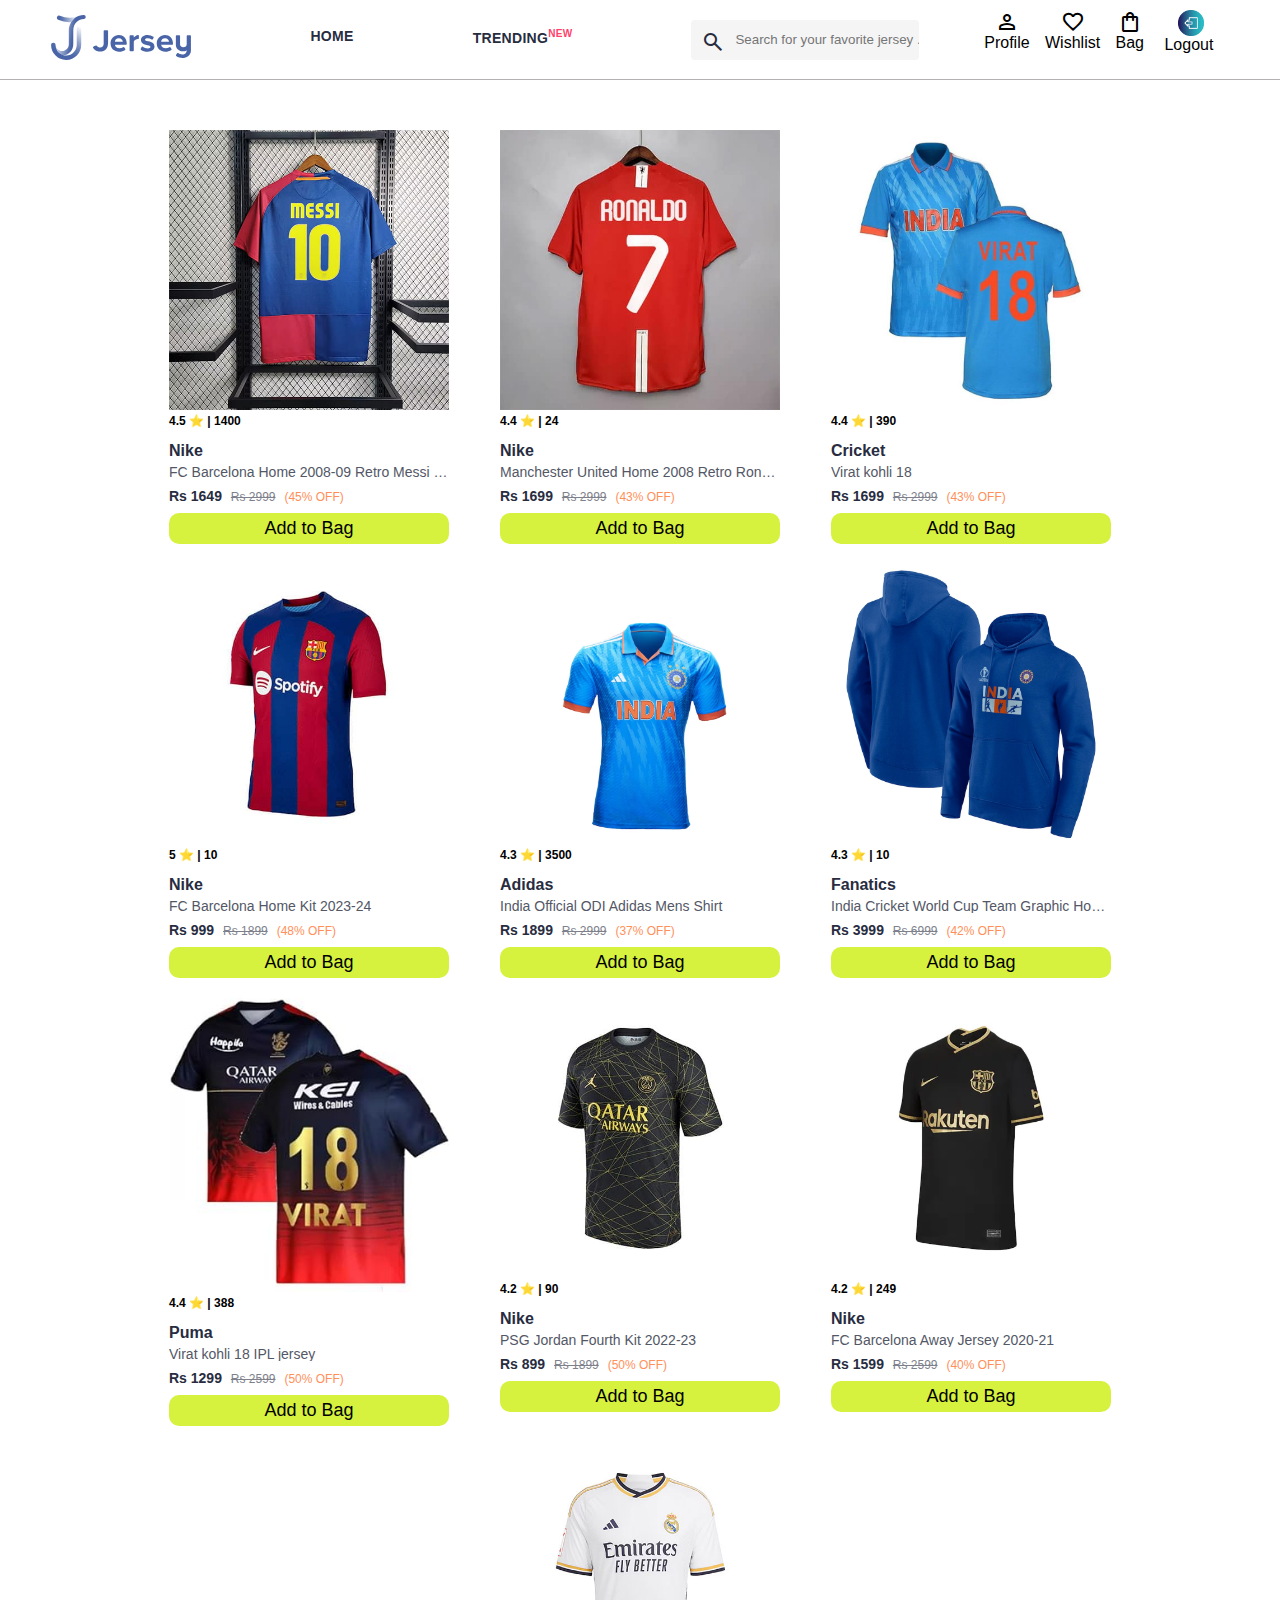
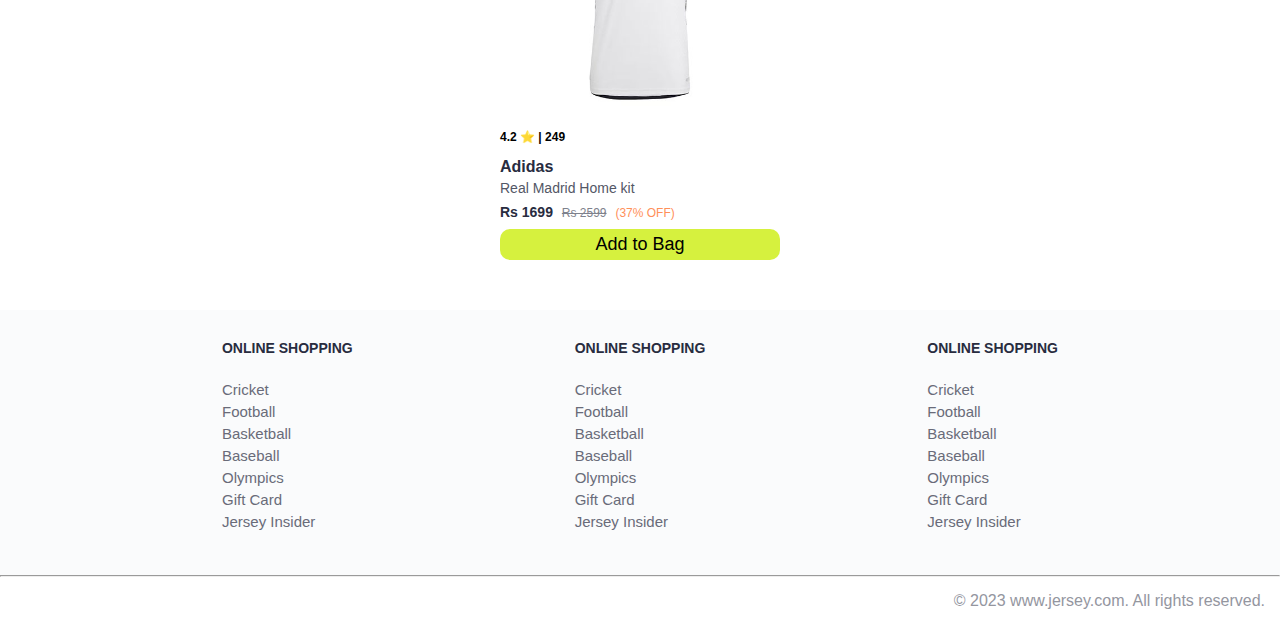
<file: index.html>
<!DOCTYPE html>
<html lang="en">
<head>
    <title>Myntra Functional Clone</title>
    <link rel="stylesheet" href="css/index.css">
    <link rel="stylesheet" href="https://fonts.googleapis.com/css2?family=Material+Symbols+Outlined:opsz,wght,FILL,GRAD@20..48,100..700,0..1,-50..200" />
</head>
<body>
    <header>
        <div class="logo_container">
            <a href="#"><img class="myntra_home" src="images/logo.svg" alt="Myntra Home"></a>
        </div>
        <nav class="nav_bar">
            <a href="index.html">Home</a>
            <a href="#">Trending<sup>New</sup></a>
        </nav>
        <div class="search_bar">
            <span class="material-symbols-outlined search_icon">search</span>
            <input class="search_input" placeholder="Search for your favorite jersey ...">
        </div>
        <div class="action_bar">
            <div class="action_container">
                <span class="material-symbols-outlined action_icon">person</span>
                <span class="action_name">Profile</span>
            </div>

            <div class="action_container">
                <span class="material-symbols-outlined action_icon">favorite</span>
                <span class="action_name">Wishlist</span>
            </div>

            <a class="action_container" href="pages/bag.html">
                <span class="material-symbols-outlined action_icon">shopping_bag</span>
                <span class="action_name">Bag</span>
                <span class="bag-item-count">0</span>
            </a>

            <a class="action_container" href="Signup.html">
                <img id="logout" src="images/logout.png">
                <span class="action_name" id="logtext">Logout</span>
                
            </a>

            
        </div>
    </header>
    <main>
        <div class="items-container">
        </div>
    </main>
    <footer>
        <div class="footer_container">
            <div class="footer_column">
                <h3>ONLINE SHOPPING</h3>
                <a href="#">Cricket</a>
                <a href="#">Football</a>
                <a href="#">Basketball</a>
                <a href="#">Baseball</a>
                <a href="#">Olympics</a> 
                <a href="#">Gift Card</a>
                <a href="#">Jersey Insider</a>
            </div>

            <div class="footer_column">
                <h3>ONLINE SHOPPING</h3>
                <a href="#">Cricket</a>
                <a href="#">Football</a>
                <a href="#">Basketball</a>
                <a href="#">Baseball</a>
                <a href="#">Olympics</a> 
                <a href="#">Gift Card</a>
                <a href="#">Jersey Insider</a>
            </div>

            <div class="footer_column">
                <h3>ONLINE SHOPPING</h3>
                <a href="#">Cricket</a>
                <a href="#">Football</a>
                <a href="#">Basketball</a>
                <a href="#">Baseball</a>
                <a href="#">Olympics</a> 
                <a href="#">Gift Card</a>
                <a href="#">Jersey Insider</a>
            </div>
        </div>
        <hr>

        <div class="copyright">
            © 2023 www.jersey.com. All rights reserved.
        </div>
    </footer>
    <script src="data/items.js"></script>
    <script src="scripts/index.js"></script>
</body>
</html>
</file>
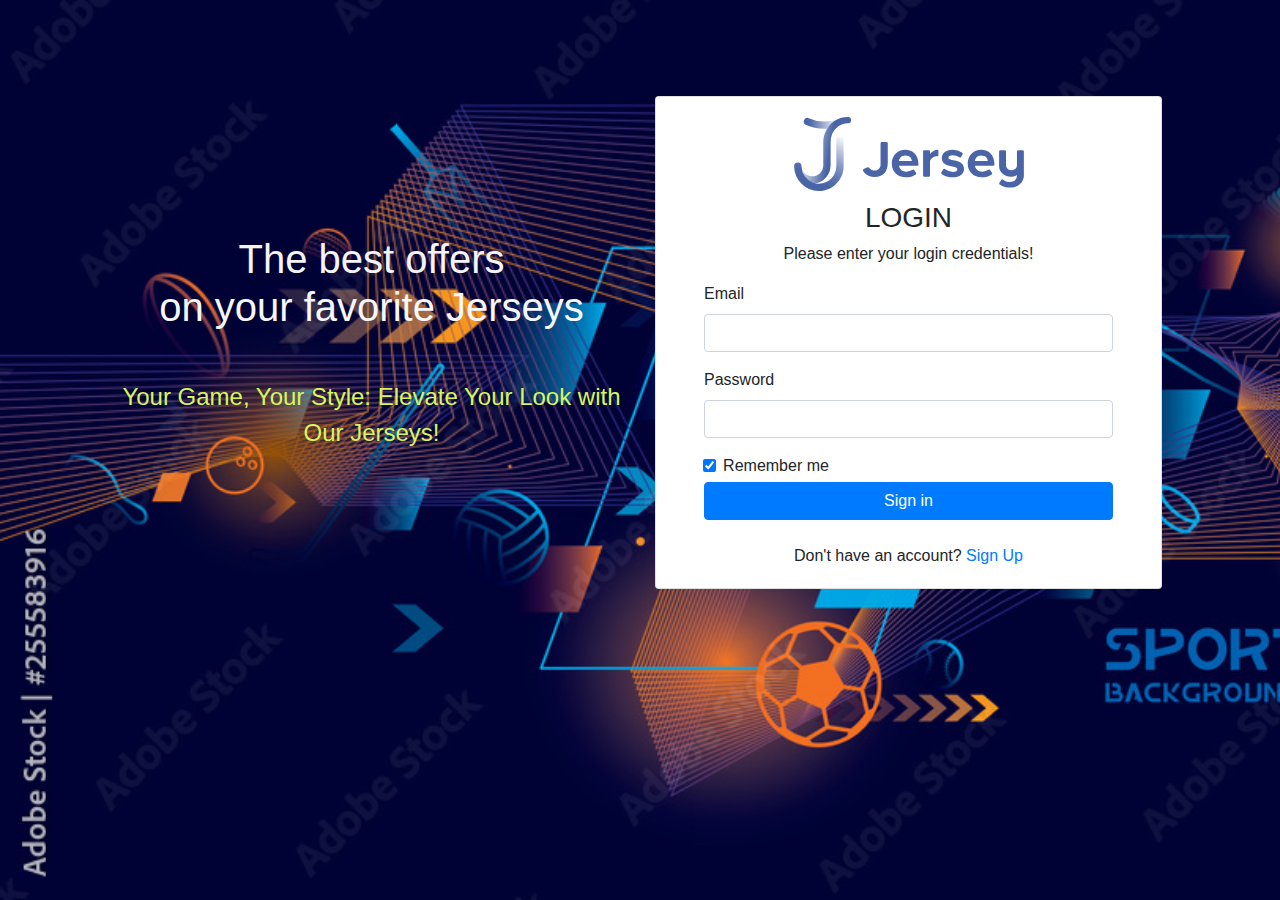
<file: Signup.html>
<!DOCTYPE html>
<html lang="en">
<head>
    <title>Sign Up</title>
    <!-- Include Bootstrap CSS -->
    <link href="https://maxcdn.bootstrapcdn.com/bootstrap/4.5.2/css/bootstrap.min.css" rel="stylesheet">

    <style>
        body {
            background-image: url('images/backgroundSignup.jpg'); /* Replace with your image path */
            background-size: cover;
            background-repeat: no-repeat;
            background-attachment: fixed;
        }
    </style>
</head>
<body>
    <!-- Section: Design Block -->

    
    <div class="container px-4 py-5 px-md-5 text-center text-lg-start my-5">
      <div class="row gx-lg-5 align-items-center mb-5">
        <div class="col-lg-6 mb-5 mb-lg-0" style="z-index: 10">
          <h1 class="my-5 display-5 fw-bold ls-tight" style="color: hsl(240, 5%, 96%)">
            The best offers <br />
            <span style="color: hsl(220, 23%, 97%)">on your favorite Jerseys</span>
          </h1>
          <p class="mb-5 opacity-100" style="color: hsl(72, 90%, 66%); font-size: 24px;">
            Your Game, Your Style: Elevate Your Look with Our Jerseys!
          </p>
        </div>
  
        <div class="col-lg-6 mb-5 mb-lg-0 position-relative">
          <div id="radius-shape-1" class="position-absolute rounded-circle shadow-5-strong"></div>
          <div id="radius-shape-2" class="position-absolute shadow-5-strong"></div>
  
          <div class="card bg-glass">
            <div class="card-body px-4 py-6 px-md-5">
              <form action="index.html">
                <!-- 2 column grid layout with text inputs for the first and last names -->
                <div class="row" style="margin-left: 90px;">
                 <img src="images/logo.svg" style="width: 230px;margin-bottom: 10px;"> 
                </div>

                <h3 class="fw-bold mb-2 text-uppercase">Login</h3>
                <p class="text-white-35 mb-3">Please enter your login credentials!</p>
  
                <!-- Email input -->
                <div class="form-outline mb-3">
                    <label class="form-label" for="form3Example3" style="margin-right: 400px">Email</label>
                    <input type="email" id="form3Example3" class="form-control" />
                  
                </div>
  
                <!-- Password input -->
                <div class="form-outline mb-3">
                    <label class="form-label" for="form3Example4" style="margin-right: 350px">Password</label>
                  <input type="password" id="form3Example4" class="form-control" />
                  
                </div>
  
                <!-- Checkbox -->
                <div style="margin-right: 265px;margin-bottom: 4px;">
                  <input class="form-check-input" type="checkbox" value="" id="form2Example33" checked />
                  <label class="form-check-label" for="form2Example33">
                    Remember me
                  </label>
                </div>
  
                <!-- Submit button -->
                <button type="submit" class="btn btn-primary btn-block mb-4">
                  Sign in
                </button>
  
                <div>
                    <p class="mb-0">Don't have an account? <a href="#!">Sign Up</a>
                    </p>
                </div>
              </form>
            </div>
          </div>
        </div>
      </div>
    </div>
  </section>
  <!-- Section: Design Block -->
</body>
</html>
</file>
<file: css/index.css>
/***************** Item Page CSS **************************/
/*.action_container {
    text-decoration: none;
}
a.action_container:link {
    color:black;
}
.item-details {
    cursor: pointer;
    width: 250px;
    margin: 10px;
}
.stars {
    font-size: 12px;
    font-weight: 700;
    text-align: left;
}
.company {
    font-size: 18px;
    font-weight: 700;
    line-height: 1;
    color: #282c3f;
    margin-bottom: 6px;
    overflow: hidden;
    text-overflow: ellipsis;
    white-space: nowrap;
    margin-top: 20px;
}
.item-name {
    color: #535766;
    font-size: 16px;
    line-height: 1;
    margin-bottom: 0;
    margin-top: 0;
    overflow: hidden;
    text-overflow: ellipsis;
    white-space: nowrap;
    font-weight: 400;
    display: block;
}
.price-container {
    margin-top: 10px;
}
.current-price {
    font-size: 14px;
    font-weight: 700;
    color: #282c3f;
}
.original-price {
    text-decoration: line-through;
    color: #7e818c;
    font-weight: 400;
    margin-left: 5px;
    font-size: 12px;
}
.discount-percentage {
    color: #ff905a;
    font-weight: 400;
    font-size: 12px;
    margin-left: 5px;
}
.btn-bag {
    background-color: lightgreen;
    border: none;
    padding: 5px 15px;
    border-radius: 10px;
    width: 100%;
    margin-top: 7px;
    font-size: 20px;
    cursor: pointer;
}
.bag-items {
    background-color: #f16565;
    white-space: nowrap;
    text-align: center;
    line-height: 18px;
    padding: 0 6px;
    height: 18px;
    position: relative;
    border-radius: 50%;
    font-size: 12px;
    color: #fff;
    left: 13px;
    top: -44px;
    font-weight: 700;
    cursor: pointer;
}*/

* {
    margin: 0;
    padding: 0;
    font-family: Assistant,-apple-system,BlinkMacSystemFont,Segoe UI,Roboto,Helvetica,Arial,sans-serif;
    box-sizing: border-box;
}
header {
    display: flex;
    background-color: #ffffff;
    height: 80px;
    justify-content: space-between;
    align-items: center;
    border-bottom: 1px solid #b6b1b1;
}
.myntra_home {
    height: 45px;
}
.logo_container {
    margin-left: 4%;
}
.action_bar {
    margin-right: 4%;
}
.nav_bar {
    display: flex;
    min-width: 500px;
    justify-content: space-evenly;
}
.nav_bar a {
    font-size: 14px;
    letter-spacing: .3px;
    color: #282c3f;
    font-weight: 700;
    text-transform: uppercase;
    text-decoration: none;
    padding: 28px 0;
    border-bottom: 5px solid #ffffff;
}
.nav_bar a:hover {
    border-bottom: 4px solid #f54e77;
}

.nav_bar a sup {
    color: #ff3f6c;
    font-size: 10px;
}

.search_bar {
    height: 40px;
    min-width: 200px;
    width: 70%;
    display: flex;
    align-items: center;
    margin-right: 50px;
}
.search_icon {
    box-sizing: content-box;
    height: 20px;
    padding: 10px;

    background-color: #f5f5f6;
    color: #282c3f;
    font-weight: 300;
    border-radius: 4px 0 0 4px;
}
.search_input {
    color: #696e79;
    background-color: #f5f5f6;
    flex-grow: 1;
    height: 40px;
    border: 0;
    border-radius: 0 4px 4px 0;
}

.action_bar {
    display: flex;
    min-width: 260px;
    justify-content: space-evenly;
}

.action_container {
    display: flex;
    flex-direction: column;
    align-items: center;
}

/* Main section */
.banner_container {
    margin: 40px 0;
}
.banner_image {
    width: 100%;
}

.category_heading {
    text-transform: uppercase;
    color: #3e4152;
    letter-spacing: .15em;
    font-size: 1.8em;
    margin: 50px 0 10px 30px;
    max-height: 5em;
    font-weight: 700;
}

.category-items, .items-container {
    width: 90%;
    margin: 50px 10%;
    display: flex;
    flex-wrap: wrap;
    justify-content: space-evenly;
}

.sale_item {
    width: 250px;
}

.footer_container {
    padding: 30px 0px 40px 0px;
    background: #FAFBFC;
    display: flex;
    justify-content: space-evenly;
}

.footer_column {
    display: flex;
    flex-direction: column;
}

.footer_column h3 {
    color: #282c3f;
    font-size: 14px;
    margin-bottom: 25px;
}

.footer_column a {
    color: #696b79;
    font-size: 15px;
    text-decoration: none;
    padding-bottom: 5px;
}

.copyright {
    color: #94969f;
    text-align: end;
    padding: 15px;
}

.items-container {
    width: 80%;
    margin: 40px 10%;
}
.item-container {
    width: 280px;
    margin: 10px;
}
.item-image {
    width: 100%;
}
.rating {
    font-size: 12px;
    font-weight: 700;
}
.company-name {
    margin-top: 15px;
    font-size: 16px;
    font-weight: 700;
    line-height: 1;
    color: #282c3f;
    margin-bottom: 6px;
    overflow: hidden;
    text-overflow: ellipsis;
    white-space: nowrap;
}
.item-name {
    color: #535766;
    font-size: 14px;
    line-height: 1;
    margin-bottom: 0;
    margin-top: 0;
    overflow: hidden;
    text-overflow: ellipsis;
    white-space: nowrap;
    font-weight: 400;
    display: block;
}
.price {
    margin-top: 10px;
    font-size: 14px;
    line-height: 15px;
    color: #282c3f;
    white-space: nowrap;
}
.current-price {
    font-size: 14px;
    font-weight: 700;
    color: #282c3f;
}
.original-price {
    text-decoration: line-through;
    color: #7e818c;
    font-weight: 400;
    margin-left: 5px;
    font-size: 12px;
}
.discount {
    color: #ff905a;
    font-weight: 400;
    font-size: 12px;
    margin-left: 5px;
}
.btn-add-bag {
    margin-top: 8px;
    font-size: 18px;
    width: 100%;
    background-color: rgb(214, 241, 62);
    border: none;
    padding: 5px 15px;
    border-radius: 10px;
    cursor: pointer;
}
.bag-item-count {
    background-color: #f16565;
    white-space: nowrap;
    text-align: center;
    line-height: 18px;
    padding: 0 6px;
    height: 18px;
    position: relative;
    border-radius: 50%;
    font-size: 12px;
    color: #fff;
    left: 13px;
    top: -44px;
    font-weight: 700;
    cursor: pointer;
}
.action_container {
    text-decoration: none;
}
a.action_container:link {
    color:black;
}
#logout{
    width:26px;
    margin-left: 10px;
}
#logtext{
    margin-left: 5px;
}
</file>
